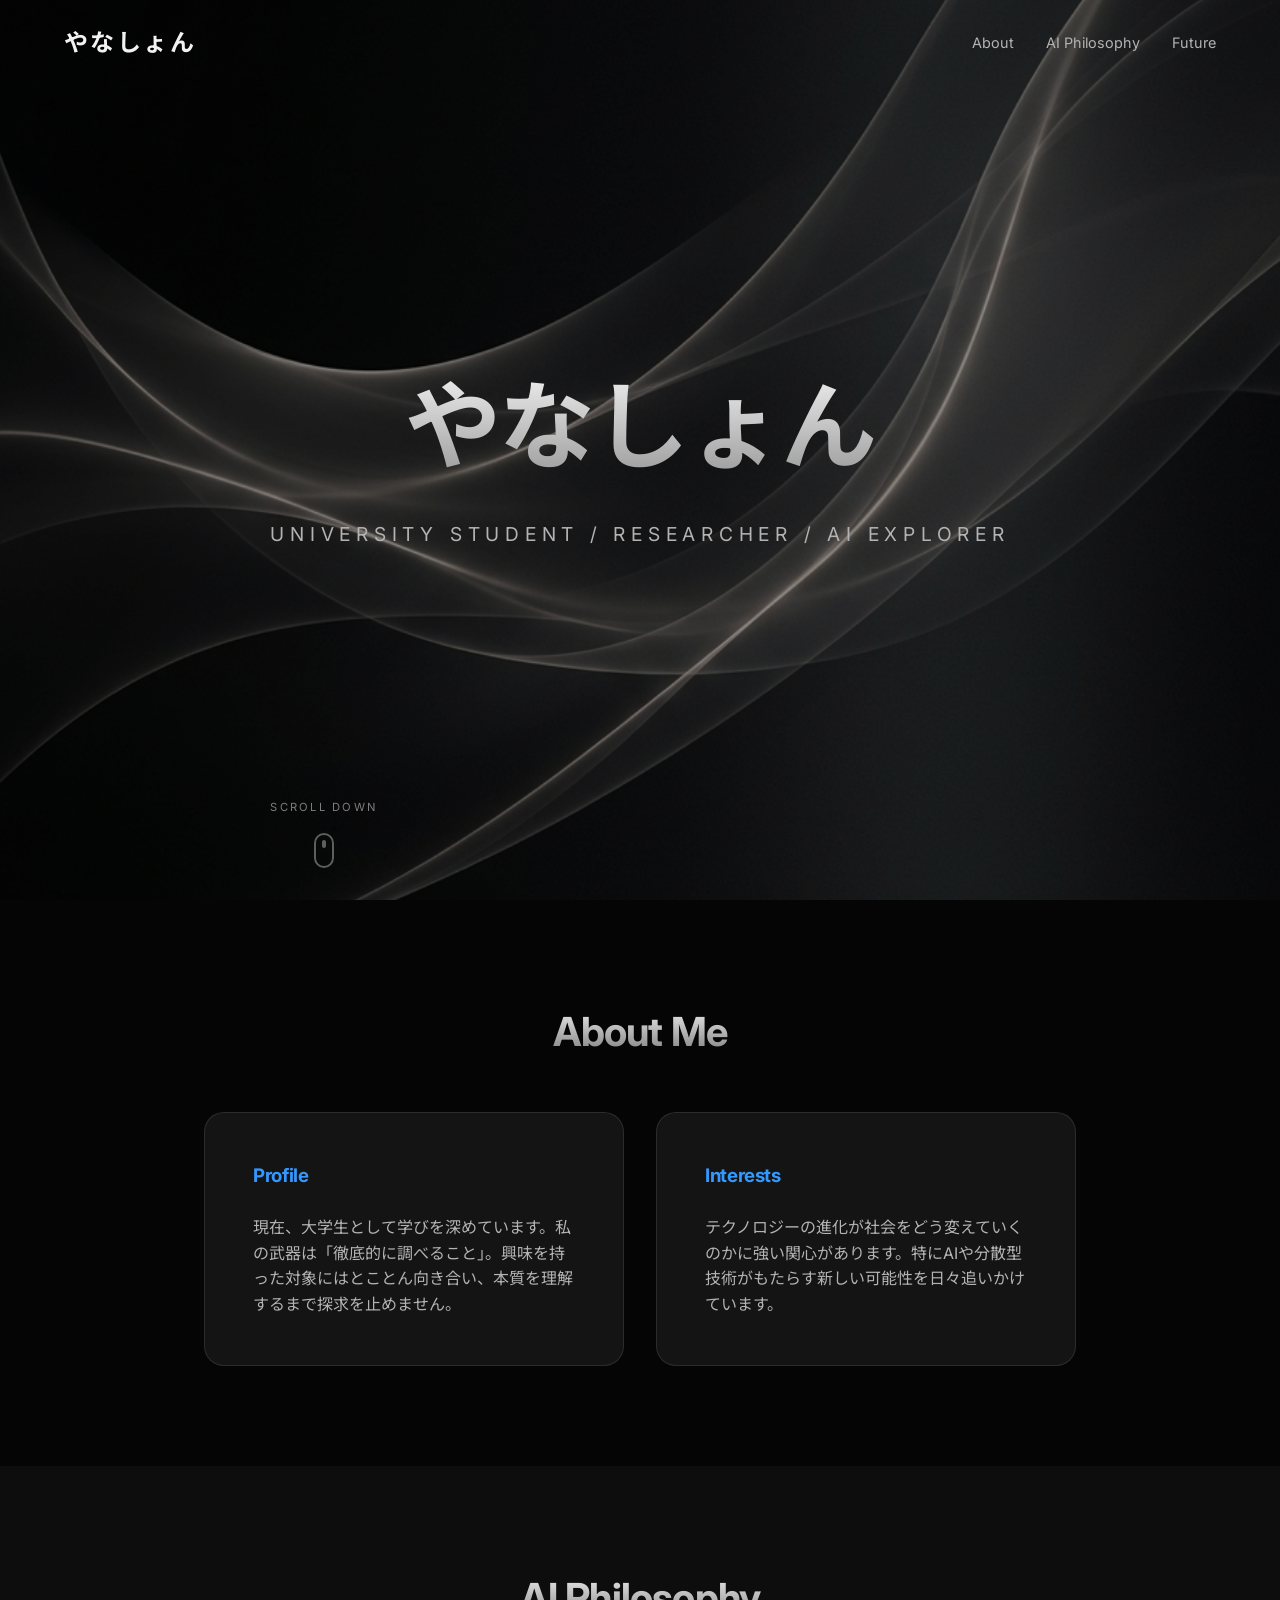
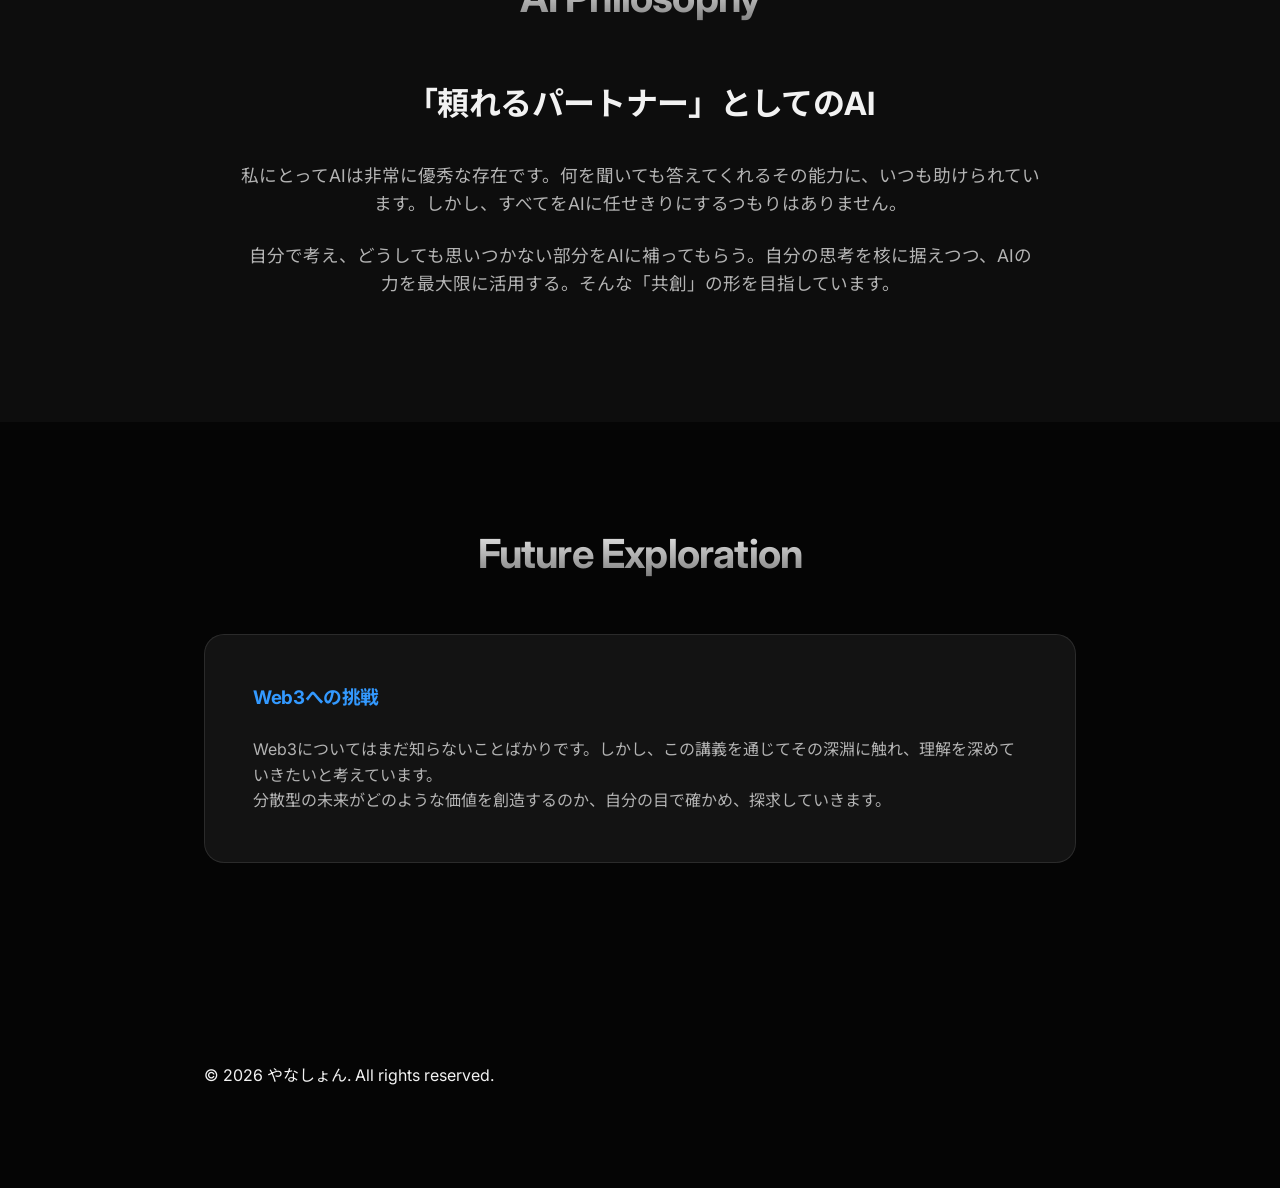
<file: index.html>
<!DOCTYPE html>
<html lang="ja">
<head>
    <meta charset="UTF-8">
    <meta name="viewport" content="width=device-width, initial-scale=1.0">
    <title>やなしょん | Official Portfolio</title>
    <meta name="description" content="大学生「やなしょん」のポートフォリオサイト。AIとの向き合い方やWeb3への探求心について。">
    <link rel="preconnect" href="https://fonts.googleapis.com">
    <link rel="preconnect" href="https://fonts.gstatic.com" crossorigin>
    <link href="https://fonts.googleapis.com/css2?family=Inter:wght@300;400;700&family=Noto+Sans+JP:wght@300;400;700&display=swap" rel="stylesheet">
    <link rel="stylesheet" href="style.css">
</head>
<body>
    <header id="header">
        <nav>
            <div class="logo">やなしょん</div>
            <ul>
                <li><a href="#about">About</a></li>
                <li><a href="#ai">AI Philosophy</a></li>
                <li><a href="#future">Future</a></li>
            </ul>
        </nav>
    </header>

    <main>
        <section id="hero">
            <div class="hero-content">
                <h1 class="reveal-text">やなしょん</h1>
                <p class="subtitle">University Student / Researcher / AI Explorer</p>
                <div class="scroll-indicator">
                    <span>Scroll Down</span>
                    <div class="mouse"></div>
                </div>
            </div>
            <div class="hero-bg"></div>
        </section>

        <section id="about" class="container">
            <div class="content-wrapper">
                <h2 class="section-title">About Me</h2>
                <div class="grid">
                    <div class="card fade-up">
                        <h3>Profile</h3>
                        <p>現在、大学生として学びを深めています。私の武器は「徹底的に調べること」。興味を持った対象にはとことん向き合い、本質を理解するまで探求を止めません。</p>
                    </div>
                    <div class="card fade-up">
                        <h3>Interests</h3>
                        <p>テクノロジーの進化が社会をどう変えていくのかに強い関心があります。特にAIや分散型技術がもたらす新しい可能性を日々追いかけています。</p>
                    </div>
                </div>
            </div>
        </section>

        <section id="ai" class="full-width-dark">
            <div class="container">
                <h2 class="section-title">AI Philosophy</h2>
                <div class="philosophy-content">
                    <div class="text-block fade-in">
                        <h3>「頼れるパートナー」としてのAI</h3>
                        <p>私にとってAIは非常に優秀な存在です。何を聞いても答えてくれるその能力に、いつも助けられています。しかし、すべてをAIに任せきりにするつもりはありません。</p>
                        <p>自分で考え、どうしても思いつかない部分をAIに補ってもらう。自分の思考を核に据えつつ、AIの力を最大限に活用する。そんな「共創」の形を目指しています。</p>
                    </div>
                </div>
            </div>
        </section>

        <section id="future" class="container">
            <div class="content-wrapper">
                <h2 class="section-title">Future Exploration</h2>
                <div class="future-grid">
                    <div class="card glass fade-up">
                        <h3>Web3への挑戦</h3>
                        <p>Web3についてはまだ知らないことばかりです。しかし、この講義を通じてその深淵に触れ、理解を深めていきたいと考えています。</p>
                        <p>分散型の未来がどのような価値を創造するのか、自分の目で確かめ、探求していきます。</p>
                    </div>
                </div>
            </div>
        </section>
    </main>

    <footer>
        <div class="container">
            <p>&copy; 2026 やなしょん. All rights reserved.</p>
        </div>
    </footer>

    <script src="script.js"></script>
</body>
</html>
</file>
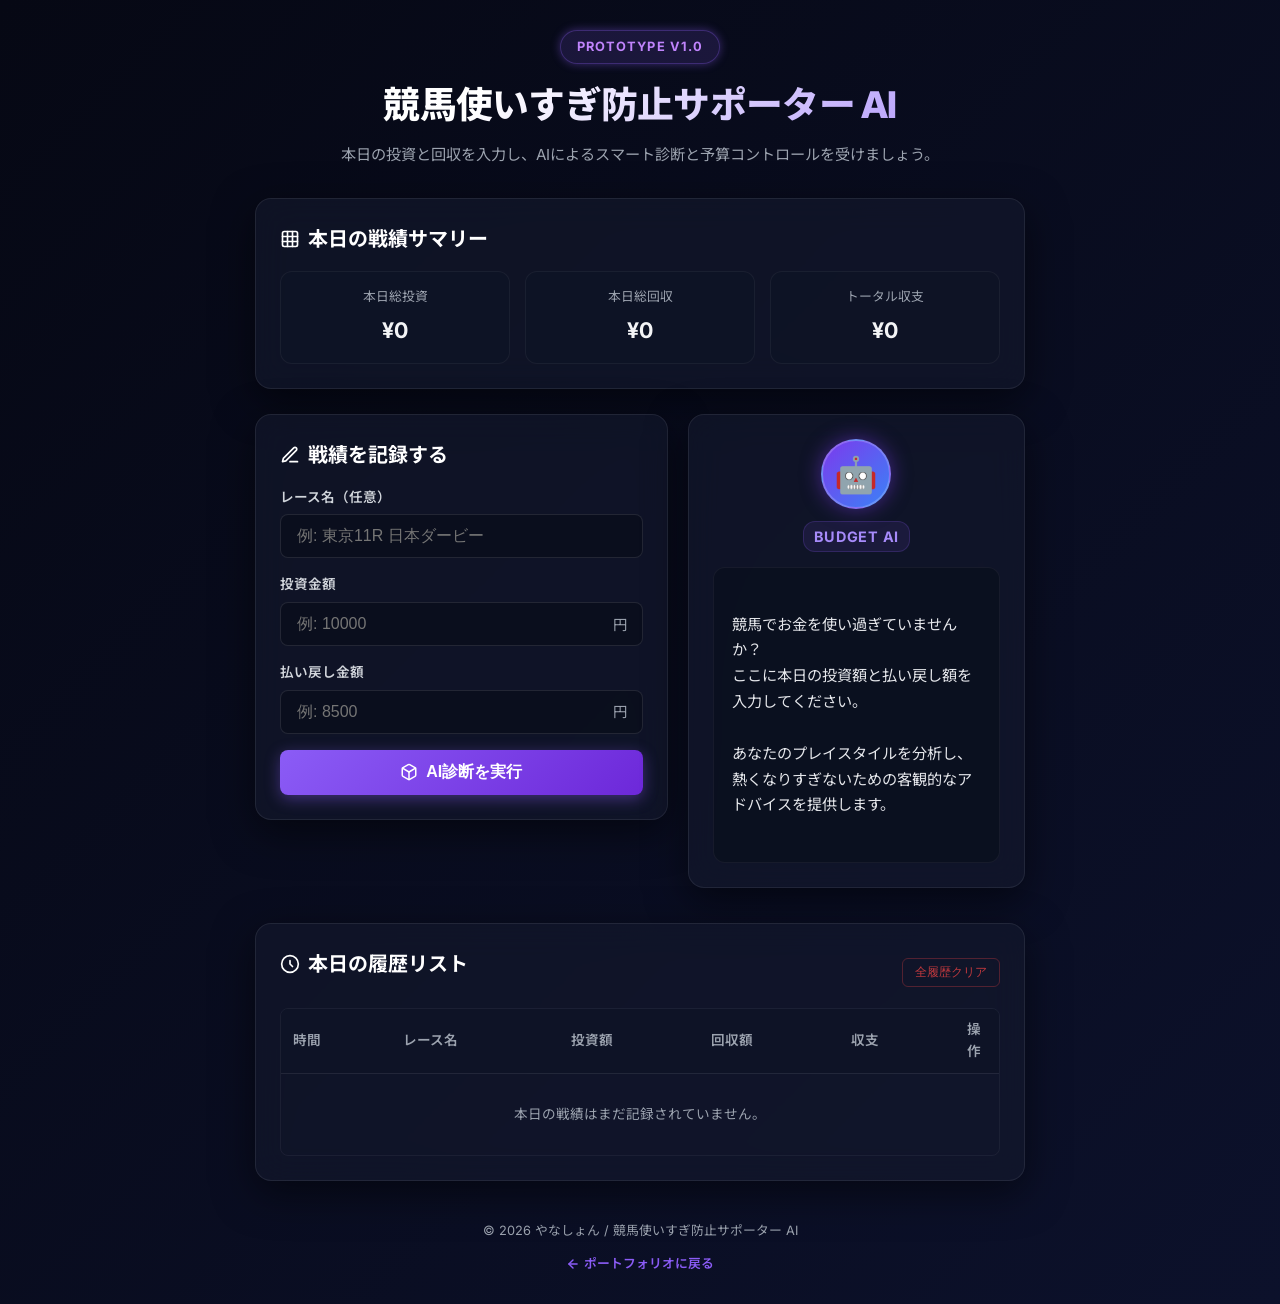
<file: homework/homework.No5/index.html>
<!DOCTYPE html>
<html lang="ja">
<head>
    <meta charset="UTF-8">
    <meta name="viewport" content="width=device-width, initial-scale=1.0">
    <title>競馬使いすぎ防止サポーター AI (Prototype v1) - やなしょん</title>
    <meta name="description" content="AIがあなたの競馬収支を診断し、お金の使いすぎを防止・アドバイスするサポーターツールプロトタイプ。">
    
    <!-- Google Fonts -->
    <link rel="preconnect" href="https://fonts.googleapis.com">
    <link rel="preconnect" href="https://fonts.gstatic.com" crossorigin>
    <link href="https://fonts.googleapis.com/css2?family=Inter:wght@300;400;600;700;800&family=Noto+Sans+JP:wght@300;400;700;900&display=swap" rel="stylesheet">
    
    <!-- Stylesheet -->
    <link rel="stylesheet" href="style.css">
</head>
<body>
    <div class="app-container">
        <!-- ヘッダー -->
        <header>
            <div class="badge">Prototype v1.0</div>
            <h1>競馬使いすぎ防止サポーター AI</h1>
            <p class="description">本日の投資と回収を入力し、AIによるスマート診断と予算コントロールを受けましょう。</p>
        </header>

        <!-- 本日のダッシュボード -->
        <section class="card dashboard" id="dashboard-section">
            <h2>
                <svg width="20" height="20" viewBox="0 0 24 24" fill="none" stroke="currentColor" stroke-width="2" stroke-linecap="round" stroke-linejoin="round"><rect x="3" y="3" width="18" height="18" rx="2" ry="2"></rect><line x1="9" y1="3" x2="9" y2="21"></line><line x1="15" y1="3" x2="15" y2="21"></line><line x1="3" y1="9" x2="21" y2="9"></line><line x1="3" y1="15" x2="21" y2="15"></line></svg>
                本日の戦績サマリー
            </h2>
            <div class="dashboard-grid">
                <div class="summary-card" id="card-total-investment">
                    <div class="label">本日総投資</div>
                    <div class="value" id="total-investment">¥0</div>
                </div>
                <div class="summary-card" id="card-total-return">
                    <div class="label">本日総回収</div>
                    <div class="value" id="total-return">¥0</div>
                </div>
                <div class="summary-card" id="card-total-balance">
                    <div class="label">トータル収支</div>
                    <div class="value" id="total-balance">¥0</div>
                </div>
            </div>
        </section>

        <!-- アプリのメイングリッド -->
        <div class="app-grid">
            <!-- 左カラム：入力と診断結果 -->
            <div class="input-and-result">
                <!-- 入力カード -->
                <section class="card">
                    <h2>
                        <svg width="20" height="20" viewBox="0 0 24 24" fill="none" stroke="currentColor" stroke-width="2" stroke-linecap="round" stroke-linejoin="round"><path d="M12 20h9"></path><path d="M16.5 3.5a2.121 2.121 0 0 1 3 3L7 19l-4 1 1-4L16.5 3.5z"></path></svg>
                        戦績を記録する
                    </h2>
                    <form id="race-form" onsubmit="return false;">
                        <div class="input-group">
                            <label for="race-name">レース名（任意）</label>
                            <div class="input-wrapper">
                                <input type="text" id="race-name" placeholder="例: 東京11R 日本ダービー" autocomplete="off">
                            </div>
                        </div>

                        <div class="input-group">
                            <label for="investment-input">投資金額</label>
                            <div class="input-wrapper">
                                <input type="number" id="investment-input" placeholder="例: 10000" min="0" step="100" required>
                                <span class="unit">円</span>
                            </div>
                        </div>

                        <div class="input-group">
                            <label for="return-input">払い戻し金額</label>
                            <div class="input-wrapper">
                                <input type="number" id="return-input" placeholder="例: 8500" min="0" step="100" required>
                                <span class="unit">円</span>
                            </div>
                        </div>

                        <button type="submit" id="btn-diagnose" class="btn-primary">
                            <svg width="18" height="18" viewBox="0 0 24 24" fill="none" stroke="currentColor" stroke-width="2" stroke-linecap="round" stroke-linejoin="round"><path d="M21 16V8a2 2 0 0 0-1-1.73l-7-4a2 2 0 0 0-2 0l-7 4A2 2 0 0 0 3 8v8a2 2 0 0 0 1 1.73l7 4a2 2 0 0 0 2 0l7-4A2 2 0 0 0 21 16z"></path><polyline points="3.27 6.96 12 12.01 20.73 6.96"></polyline><line x1="12" y1="22" x2="12" y2="12"></line></svg>
                            AI診断を実行
                        </button>
                    </form>
                </section>

                <!-- 診断結果レポートカード -->
                <section class="card result-card" id="result-card">
                    <div class="result-header">
                        <span class="result-title" id="result-title">診断完了</span>
                        <span class="result-income" id="result-income">±0円</span>
                    </div>
                    <div class="result-description" id="result-detail-text">
                        収支の評価レポートがここに表示されます。
                    </div>
                    <div class="analysis-radar">
                        <div class="radar-stat">
                            <span class="radar-label">自己コントロール力</span>
                            <div class="radar-bar-bg">
                                <div class="radar-bar" id="radar-control"></div>
                            </div>
                        </div>
                        <div class="radar-stat">
                            <span class="radar-label">資金効率性</span>
                            <div class="radar-bar-bg">
                                <div class="radar-bar" id="radar-efficiency"></div>
                            </div>
                        </div>
                        <div class="radar-stat">
                            <span class="radar-label">リスク回避度</span>
                            <div class="radar-bar-bg">
                                <div class="radar-bar" id="radar-risk"></div>
                            </div>
                        </div>
                        <div class="radar-stat">
                            <span class="radar-label">マインド冷静度</span>
                            <div class="radar-bar-bg">
                                <div class="radar-bar" id="radar-mind"></div>
                            </div>
                        </div>
                    </div>
                </section>
            </div>

            <!-- 右カラム：AIキャラクター -->
            <div class="ai-section">
                <section class="card" style="height: 100%; display: flex; flex-direction: column;">
                    <div class="ai-character-container">
                        <div class="ai-avatar" id="ai-avatar">🤖</div>
                        <div class="ai-name">BUDGET AI</div>
                    </div>

                    <!-- AIのメッセージ吹き出し -->
                    <div class="ai-bubble">
                        <!-- 分析ローディング -->
                        <div class="ai-loader" id="ai-loader">
                            <div class="spinner"></div>
                            <div class="loader-text" id="loader-step">分析開始中...</div>
                        </div>
                        
                        <!-- AIからのリアルテキスト -->
                        <div class="ai-advice-content" id="ai-advice">
競馬でお金を使い過ぎていませんか？
ここに本日の投資額と払い戻し額を入力してください。

あなたのプレイスタイルを分析し、熱くなりすぎないための客観的なアドバイスを提供します。
                        </div>
                    </div>
                </section>
            </div>
        </div>

        <!-- 過去の戦績ログ -->
        <section class="card history-section">
            <div class="history-header">
                <h2>
                    <svg width="20" height="20" viewBox="0 0 24 24" fill="none" stroke="currentColor" stroke-width="2" stroke-linecap="round" stroke-linejoin="round"><path d="M12 8v4l3 3"></path><circle cx="12" cy="12" r="10"></circle></svg>
                    本日の履歴リスト
                </h2>
                <button class="btn-clear" id="btn-clear-history">全履歴クリア</button>
            </div>
            
            <div class="history-table-container">
                <table class="history-table">
                    <thead>
                        <tr>
                            <th>時間</th>
                            <th>レース名</th>
                            <th>投資額</th>
                            <th>回収額</th>
                            <th>収支</th>
                            <th style="width: 50px; text-align: center;">操作</th>
                        </tr>
                    </thead>
                    <tbody id="history-list">
                        <!-- JavaScriptで動的生成 -->
                    </tbody>
                </table>
                <div class="no-history" id="no-history-msg">
                    本日の戦績はまだ記録されていません。
                </div>
            </div>
        </section>

        <!-- フッター -->
        <footer>
            <p>&copy; 2026 やなしょん / 競馬使いすぎ防止サポーター AI</p>
            <a href="../../index.html" class="back-link">
                <svg width="14" height="14" viewBox="0 0 24 24" fill="none" stroke="currentColor" stroke-width="2.5" stroke-linecap="round" stroke-linejoin="round"><line x1="19" y1="12" x2="5" y2="12"></line><polyline points="12 19 5 12 12 5"></polyline></svg>
                ポートフォリオに戻る
            </a>
        </footer>
    </div>

    <!-- Script -->
    <script src="script.js"></script>
</body>
</html>
</file>
<file: style.css>
:root {
    /* Color Palette - HSL for better control */
    --bg-black: hsl(0, 0%, 2%);
    --bg-dark: hsl(0, 0%, 5%);
    --bg-card: hsl(0, 0%, 8%);
    --text-primary: hsl(0, 0%, 95%);
    --text-secondary: hsl(0, 0%, 70%);
    --accent: hsl(210, 100%, 60%);
    --glass-bg: hsla(0, 0%, 10%, 0.7);
    --glass-border: hsla(0, 0%, 100%, 0.1);
    
    /* Transitions */
    --transition-smooth: all 0.6s cubic-bezier(0.16, 1, 0.3, 1);
}

* {
    margin: 0;
    padding: 0;
    box-sizing: border-box;
}

html {
    scroll-behavior: smooth;
}

body {
    background-color: var(--bg-black);
    color: var(--text-primary);
    font-family: 'Inter', 'Noto Sans JP', sans-serif;
    line-height: 1.6;
    overflow-x: hidden;
}

/* Typography */
h1, h2, h3 {
    font-weight: 700;
    letter-spacing: -0.02em;
}

.section-title {
    font-size: 2.5rem;
    margin-bottom: 3rem;
    text-align: center;
    background: linear-gradient(180deg, #fff 0%, rgba(255,255,255,0.4) 100%);
    -webkit-background-clip: text;
    -webkit-text-fill-color: transparent;
}

/* Header */
header {
    position: fixed;
    top: 0;
    width: 100%;
    padding: 1.5rem 5%;
    z-index: 1000;
    transition: var(--transition-smooth);
}

header.scrolled {
    background: var(--glass-bg);
    backdrop-filter: blur(20px);
    padding: 1rem 5%;
    border-bottom: 1px solid var(--glass-border);
}

nav {
    display: flex;
    justify-content: space-between;
    align-items: center;
    max-width: 1200px;
    margin: 0 auto;
}

.logo {
    font-size: 1.5rem;
    font-weight: 700;
    letter-spacing: 0.1em;
}

nav ul {
    display: flex;
    list-style: none;
    gap: 2rem;
}

nav a {
    text-decoration: none;
    color: var(--text-secondary);
    font-size: 0.9rem;
    font-weight: 400;
    transition: var(--transition-smooth);
}

nav a:hover {
    color: var(--text-primary);
}

/* Hero Section */
#hero {
    height: 100vh;
    display: flex;
    align-items: center;
    justify-content: center;
    position: relative;
    overflow: hidden;
}

.hero-bg {
    position: absolute;
    top: 0;
    left: 0;
    width: 100%;
    height: 100%;
    background-image: url('assets/hero-bg.png');
    background-size: cover;
    background-position: center;
    opacity: 0.6;
    z-index: -1;
    transform: scale(1.1);
    transition: transform 10s ease-out;
}

#hero:hover .hero-bg {
    transform: scale(1.0);
}

.hero-content {
    text-align: center;
    z-index: 1;
}

#hero h1 {
    font-size: 6rem;
    margin-bottom: 1rem;
    background: linear-gradient(to bottom, #fff, #888);
    -webkit-background-clip: text;
    -webkit-text-fill-color: transparent;
    opacity: 0;
    transform: translateY(30px);
    animation: fadeInUp 1.2s forwards 0.5s;
}

.subtitle {
    font-size: 1.2rem;
    color: var(--text-secondary);
    letter-spacing: 0.3em;
    text-transform: uppercase;
    opacity: 0;
    transform: translateY(20px);
    animation: fadeInUp 1.2s forwards 0.8s;
}

/* Scroll Indicator */
.scroll-indicator {
    position: absolute;
    bottom: 2rem;
    display: flex;
    flex-direction: column;
    align-items: center;
    gap: 1rem;
    opacity: 0.5;
}

.scroll-indicator span {
    font-size: 0.7rem;
    letter-spacing: 0.2em;
    text-transform: uppercase;
}

.mouse {
    width: 20px;
    height: 35px;
    border: 2px solid var(--text-secondary);
    border-radius: 10px;
    position: relative;
}

.mouse::after {
    content: '';
    position: absolute;
    top: 5px;
    left: 50%;
    transform: translateX(-50%);
    width: 4px;
    height: 8px;
    background: var(--text-secondary);
    border-radius: 2px;
    animation: scroll 2s infinite;
}

/* Layout */
.container {
    max-width: 1000px;
    margin: 0 auto;
    padding: 100px 5%;
}

.grid {
    display: grid;
    grid-template-columns: repeat(auto-fit, minmax(300px, 1fr));
    gap: 2rem;
}

.card {
    background: var(--bg-card);
    padding: 3rem;
    border-radius: 20px;
    border: 1px solid var(--glass-border);
    transition: var(--transition-smooth);
}

.card:hover {
    transform: translateY(-10px);
    border-color: var(--accent);
    box-shadow: 0 20px 40px rgba(0,0,0,0.4);
}

.card h3 {
    margin-bottom: 1.5rem;
    color: var(--accent);
}

.card p {
    color: var(--text-secondary);
}

/* AI Philosophy Section */
.full-width-dark {
    background-color: var(--bg-dark);
    position: relative;
}

.philosophy-content {
    max-width: 800px;
    margin: 0 auto;
}

.text-block {
    text-align: center;
}

.text-block h3 {
    font-size: 2rem;
    margin-bottom: 2rem;
}

.text-block p {
    font-size: 1.1rem;
    margin-bottom: 1.5rem;
    color: var(--text-secondary);
}

/* Future Section (Glassmorphism) */
.glass {
    background: var(--glass-bg);
    backdrop-filter: blur(20px);
}

/* Animations */
@keyframes fadeInUp {
    to {
        opacity: 1;
        transform: translateY(0);
    }
}

@keyframes scroll {
    0% { transform: translate(-50%, 0); opacity: 1; }
    100% { transform: translate(-50%, 20px); opacity: 0; }
}

.fade-up {
    opacity: 0;
    transform: translateY(30px);
    transition: var(--transition-smooth);
}

.fade-up.visible {
    opacity: 1;
    transform: translateY(0);
}

/* Responsive */
@media (max-width: 768px) {
    #hero h1 { font-size: 3.5rem; }
    .container { padding: 60px 5%; }
}
</file>
<file: homework/homework.No5/style.css>
/* 競馬使いすぎ防止サポーター AI (v1) - スタイルシート */

:root {
    --bg-color: #080b16;
    --bg-gradient: linear-gradient(135deg, #060814 0%, #0c112b 100%);
    --text-color: #f3f4f6;
    --text-muted: #9ca3af;
    
    /* ブランドカラー / ネオン */
    --primary: #8b5cf6;
    --primary-glow: rgba(139, 92, 246, 0.4);
    
    --win-color: #10b981;
    --win-glow: rgba(16, 185, 129, 0.4);
    
    --warn-color: #f59e0b;
    --warn-glow: rgba(245, 158, 11, 0.4);
    
    --danger-color: #ef4444;
    --danger-glow: rgba(239, 68, 68, 0.4);
    
    /* カード */
    --card-bg: rgba(20, 26, 46, 0.6);
    --card-border: rgba(255, 255, 255, 0.08);
    
    --font-sans: 'Inter', 'Noto Sans JP', sans-serif;
}

/* リセット & 基本設定 */
* {
    box-sizing: border-box;
    margin: 0;
    padding: 0;
}

body {
    background-color: var(--bg-color);
    background-image: var(--bg-gradient);
    color: var(--text-color);
    font-family: var(--font-sans);
    min-height: 100vh;
    display: flex;
    justify-content: center;
    align-items: center;
    line-height: 1.6;
    overflow-x: hidden;
}

/* アプリコンテナ */
.app-container {
    width: 95%;
    max-width: 800px;
    padding: 30px 15px;
    display: flex;
    flex-direction: column;
    gap: 25px;
}

/* ヘッダー */
header {
    text-align: center;
    margin-bottom: 5px;
}

.badge {
    display: inline-block;
    background: rgba(139, 92, 246, 0.15);
    color: #c084fc;
    padding: 6px 16px;
    border-radius: 20px;
    font-size: 0.8rem;
    font-weight: 700;
    text-transform: uppercase;
    letter-spacing: 0.08em;
    margin-bottom: 12px;
    border: 1px solid rgba(139, 92, 246, 0.3);
    box-shadow: 0 0 10px var(--primary-glow);
}

header h1 {
    font-size: 2.3rem;
    font-weight: 800;
    background: linear-gradient(135deg, #ffffff 30%, #a78bfa 100%);
    -webkit-background-clip: text;
    -webkit-text-fill-color: transparent;
    margin-bottom: 8px;
    letter-spacing: -0.02em;
}

.description {
    color: var(--text-muted);
    font-size: 0.95rem;
}

/* グラスモルフィズム カード */
.card {
    background: var(--card-bg);
    border: 1px solid var(--card-border);
    backdrop-filter: blur(16px);
    -webkit-backdrop-filter: blur(16px);
    border-radius: 16px;
    padding: 24px;
    box-shadow: 0 12px 40px 0 rgba(0, 0, 0, 0.5);
    transition: transform 0.3s ease, box-shadow 0.3s ease;
}

.card h2 {
    font-size: 1.25rem;
    margin-bottom: 16px;
    font-weight: 700;
    color: #fff;
    display: flex;
    align-items: center;
    gap: 8px;
}

/* ダッシュボード (戦績サマリー) */
.dashboard-grid {
    display: grid;
    grid-template-columns: repeat(3, 1fr);
    gap: 15px;
}

.summary-card {
    background: rgba(15, 20, 38, 0.7);
    border: 1px solid rgba(255, 255, 255, 0.05);
    border-radius: 12px;
    padding: 15px;
    text-align: center;
    transition: all 0.3s ease;
}

.summary-card .label {
    font-size: 0.8rem;
    color: var(--text-muted);
    margin-bottom: 6px;
}

.summary-card .value {
    font-size: 1.35rem;
    font-weight: 700;
}

/* 収支の動的クラス */
.summary-card.status-win {
    border-color: rgba(16, 185, 129, 0.3);
    box-shadow: 0 0 15px rgba(16, 185, 129, 0.1);
}
.summary-card.status-win .value {
    color: var(--win-color);
    text-shadow: 0 0 10px var(--win-glow);
}

.summary-card.status-lose {
    border-color: rgba(239, 68, 68, 0.3);
    box-shadow: 0 0 15px rgba(239, 68, 68, 0.1);
}
.summary-card.status-lose .value {
    color: var(--danger-color);
    text-shadow: 0 0 10px var(--danger-glow);
}

/* 入力フォーム */
.input-group {
    margin-bottom: 16px;
    display: flex;
    flex-direction: column;
    gap: 6px;
}

.input-group label {
    font-size: 0.85rem;
    font-weight: 600;
    color: #d1d5db;
}

.input-wrapper {
    position: relative;
    display: flex;
    align-items: center;
}

.input-wrapper input {
    width: 100%;
    background: rgba(10, 14, 28, 0.8);
    border: 1px solid rgba(255, 255, 255, 0.1);
    border-radius: 8px;
    padding: 12px 16px;
    color: #fff;
    font-size: 1rem;
    outline: none;
    transition: all 0.25s ease;
}

.input-wrapper input:focus {
    border-color: var(--primary);
    box-shadow: 0 0 12px var(--primary-glow);
}

.input-wrapper .unit {
    position: absolute;
    right: 16px;
    color: var(--text-muted);
    font-size: 0.9rem;
    pointer-events: none;
}

/* 診断セクションのレイアウト */
.app-grid {
    display: grid;
    grid-template-columns: 1.1fr 0.9fr;
    gap: 20px;
}

@media (max-width: 768px) {
    .app-grid {
        grid-template-columns: 1fr;
    }
    .dashboard-grid {
        grid-template-columns: 1fr;
        gap: 10px;
    }
}

/* AIセクション */
.ai-section {
    display: flex;
    flex-direction: column;
    justify-content: flex-start;
    min-height: 300px;
}

.ai-character-container {
    display: flex;
    flex-direction: column;
    align-items: center;
    gap: 12px;
    margin-bottom: 15px;
}

.ai-avatar {
    width: 70px;
    height: 70px;
    background: linear-gradient(135deg, #7c3aed 0%, #3b82f6 100%);
    border-radius: 50%;
    display: flex;
    justify-content: center;
    align-items: center;
    font-size: 2.2rem;
    box-shadow: 0 0 20px rgba(124, 58, 237, 0.5);
    border: 2px solid rgba(255, 255, 255, 0.2);
    transition: all 0.3s ease;
}

/* AIステートに応じたアバターカラー変化 */
.ai-avatar.state-win {
    background: linear-gradient(135deg, #10b981 0%, #059669 100%);
    box-shadow: 0 0 20px var(--win-glow);
}
.ai-avatar.state-warn {
    background: linear-gradient(135deg, #f59e0b 0%, #d97706 100%);
    box-shadow: 0 0 20px var(--warn-glow);
}
.ai-avatar.state-danger {
    background: linear-gradient(135deg, #ef4444 0%, #dc2626 100%);
    box-shadow: 0 0 20px var(--danger-glow);
    animation: pulse-red 2s infinite;
}

@keyframes pulse-red {
    0% { transform: scale(1); box-shadow: 0 0 15px rgba(239, 68, 68, 0.5); }
    50% { transform: scale(1.05); box-shadow: 0 0 25px rgba(239, 68, 68, 0.8); }
    100% { transform: scale(1); box-shadow: 0 0 15px rgba(239, 68, 68, 0.5); }
}

.ai-name {
    font-size: 0.9rem;
    font-weight: 700;
    color: #a78bfa;
    letter-spacing: 0.05em;
    background: rgba(139, 92, 246, 0.1);
    padding: 3px 10px;
    border-radius: 12px;
    border: 1px solid rgba(139, 92, 246, 0.2);
}

.ai-bubble {
    background: rgba(10, 15, 30, 0.8);
    border: 1px solid rgba(255, 255, 255, 0.05);
    border-radius: 12px;
    padding: 18px;
    width: 100%;
    min-height: 120px;
    position: relative;
    font-size: 0.95rem;
    color: #e5e7eb;
}

/* AIアドバイスのコンテナ */
.ai-advice-content {
    line-height: 1.7;
    white-space: pre-wrap;
}

/* タイピング用キャレット */
.typing-caret::after {
    content: '|';
    animation: blink 0.7s infinite;
    color: var(--primary);
    font-weight: bold;
}

@keyframes blink {
    0%, 100% { opacity: 0; }
    50% { opacity: 1; }
}

/* 分析中ローディングアニメーション */
.ai-loader {
    display: none;
    flex-direction: column;
    align-items: center;
    gap: 15px;
    margin: 20px 0;
}

.spinner {
    width: 40px;
    height: 40px;
    border: 4px solid rgba(139, 92, 246, 0.1);
    border-left-color: var(--primary);
    border-radius: 50%;
    animation: spin 1s linear infinite;
}

@keyframes spin {
    to { transform: rotate(360deg); }
}

.loader-text {
    font-size: 0.85rem;
    color: var(--text-muted);
    font-weight: 500;
    min-height: 20px;
}

/* ボタン装飾 */
.btn-primary {
    background: linear-gradient(135deg, #8b5cf6 0%, #6d28d9 100%);
    color: white;
    border: none;
    padding: 12px 24px;
    border-radius: 8px;
    font-size: 1rem;
    font-weight: 700;
    cursor: pointer;
    transition: all 0.25s ease;
    box-shadow: 0 4px 15px var(--primary-glow);
    display: flex;
    justify-content: center;
    align-items: center;
    gap: 8px;
    width: 100%;
    text-transform: uppercase;
}

.btn-primary:hover {
    transform: translateY(-2px);
    box-shadow: 0 6px 20px rgba(139, 92, 246, 0.6);
}

.btn-primary:active {
    transform: translateY(0);
}

.btn-primary:disabled {
    background: rgba(55, 65, 81, 0.5);
    color: var(--text-muted);
    cursor: not-allowed;
    box-shadow: none;
    transform: none;
}

/* 戦績履歴カード */
.history-section {
    margin-top: 10px;
}

.history-header {
    display: flex;
    justify-content: space-between;
    align-items: center;
    margin-bottom: 12px;
}

.btn-clear {
    background: transparent;
    border: 1px solid rgba(239, 68, 68, 0.3);
    color: rgba(239, 68, 68, 0.8);
    padding: 5px 12px;
    border-radius: 6px;
    font-size: 0.75rem;
    cursor: pointer;
    transition: all 0.2s ease;
}

.btn-clear:hover {
    background: rgba(239, 68, 68, 0.1);
    color: #ef4444;
    border-color: #ef4444;
}

.history-table-container {
    max-height: 250px;
    overflow-y: auto;
    border: 1px solid rgba(255, 255, 255, 0.05);
    border-radius: 8px;
}

.history-table {
    width: 100%;
    border-collapse: collapse;
    font-size: 0.85rem;
    text-align: left;
}

.history-table th {
    background: rgba(15, 20, 38, 0.9);
    padding: 10px 12px;
    font-weight: 600;
    color: var(--text-muted);
    border-bottom: 1px solid rgba(255, 255, 255, 0.08);
    position: sticky;
    top: 0;
    z-index: 10;
}

.history-table td {
    padding: 10px 12px;
    border-bottom: 1px solid rgba(255, 255, 255, 0.03);
    color: #e5e7eb;
}

.history-table tr:hover {
    background: rgba(255, 255, 255, 0.02);
}

.history-table .col-income.plus {
    color: var(--win-color);
}

.history-table .col-income.minus {
    color: var(--danger-color);
}

.btn-delete-row {
    background: transparent;
    border: none;
    color: var(--text-muted);
    cursor: pointer;
    font-size: 1rem;
    transition: color 0.2s ease;
}

.btn-delete-row:hover {
    color: var(--danger-color);
}

.no-history {
    padding: 30px;
    text-align: center;
    color: var(--text-muted);
    font-size: 0.85rem;
}

/* 診断カード結果スタイル */
.result-card {
    display: none;
    animation: fadeIn 0.4s ease-out forwards;
    margin-top: 15px;
    border-left: 5px solid var(--primary);
}

.result-card.win-huge {
    border-color: #f59e0b; /* ゴールド感 */
    box-shadow: 0 0 20px rgba(245, 158, 11, 0.25);
}

.result-card.win-medium, .result-card.win-small {
    border-color: var(--win-color);
    box-shadow: 0 0 20px rgba(16, 185, 129, 0.25);
}

.result-card.lose-small {
    border-color: var(--warn-color);
}

.result-card.lose-medium, .result-card.lose-huge {
    border-color: var(--danger-color);
    box-shadow: 0 0 25px rgba(239, 68, 68, 0.3);
}

.result-header {
    display: flex;
    justify-content: space-between;
    align-items: center;
    margin-bottom: 12px;
}

.result-title {
    font-weight: 700;
    font-size: 1.1rem;
}

.result-income {
    font-size: 1.2rem;
    font-weight: 800;
}

.result-income.plus { color: var(--win-color); }
.result-income.minus { color: var(--danger-color); }

.analysis-radar {
    display: grid;
    grid-template-columns: repeat(2, 1fr);
    gap: 8px;
    margin-top: 15px;
    border-top: 1px solid rgba(255, 255, 255, 0.05);
    padding-top: 12px;
}

.radar-stat {
    display: flex;
    flex-direction: column;
    gap: 4px;
}

.radar-label {
    font-size: 0.75rem;
    color: var(--text-muted);
}

.radar-bar-bg {
    height: 6px;
    background: rgba(255, 255, 255, 0.1);
    border-radius: 3px;
    overflow: hidden;
}

.radar-bar {
    height: 100%;
    border-radius: 3px;
    background: var(--primary);
    width: 0%;
    transition: width 0.8s ease-out;
}

.radar-bar.bar-danger { background: var(--danger-color); }
.radar-bar.bar-warning { background: var(--warn-color); }
.radar-bar.bar-success { background: var(--win-color); }

@keyframes fadeIn {
    from { opacity: 0; transform: translateY(10px); }
    to { opacity: 1; transform: translateY(0); }
}

/* フッター */
footer {
    text-align: center;
    font-size: 0.8rem;
    color: var(--text-muted);
    display: flex;
    flex-direction: column;
    gap: 12px;
    margin-top: 15px;
}

.back-link {
    color: var(--primary);
    text-decoration: none;
    transition: all 0.2s ease;
    font-weight: 600;
    display: inline-flex;
    align-items: center;
    justify-content: center;
    gap: 4px;
}

.back-link:hover {
    color: #a78bfa;
    text-shadow: 0 0 8px rgba(167, 139, 250, 0.5);
}
</file>
